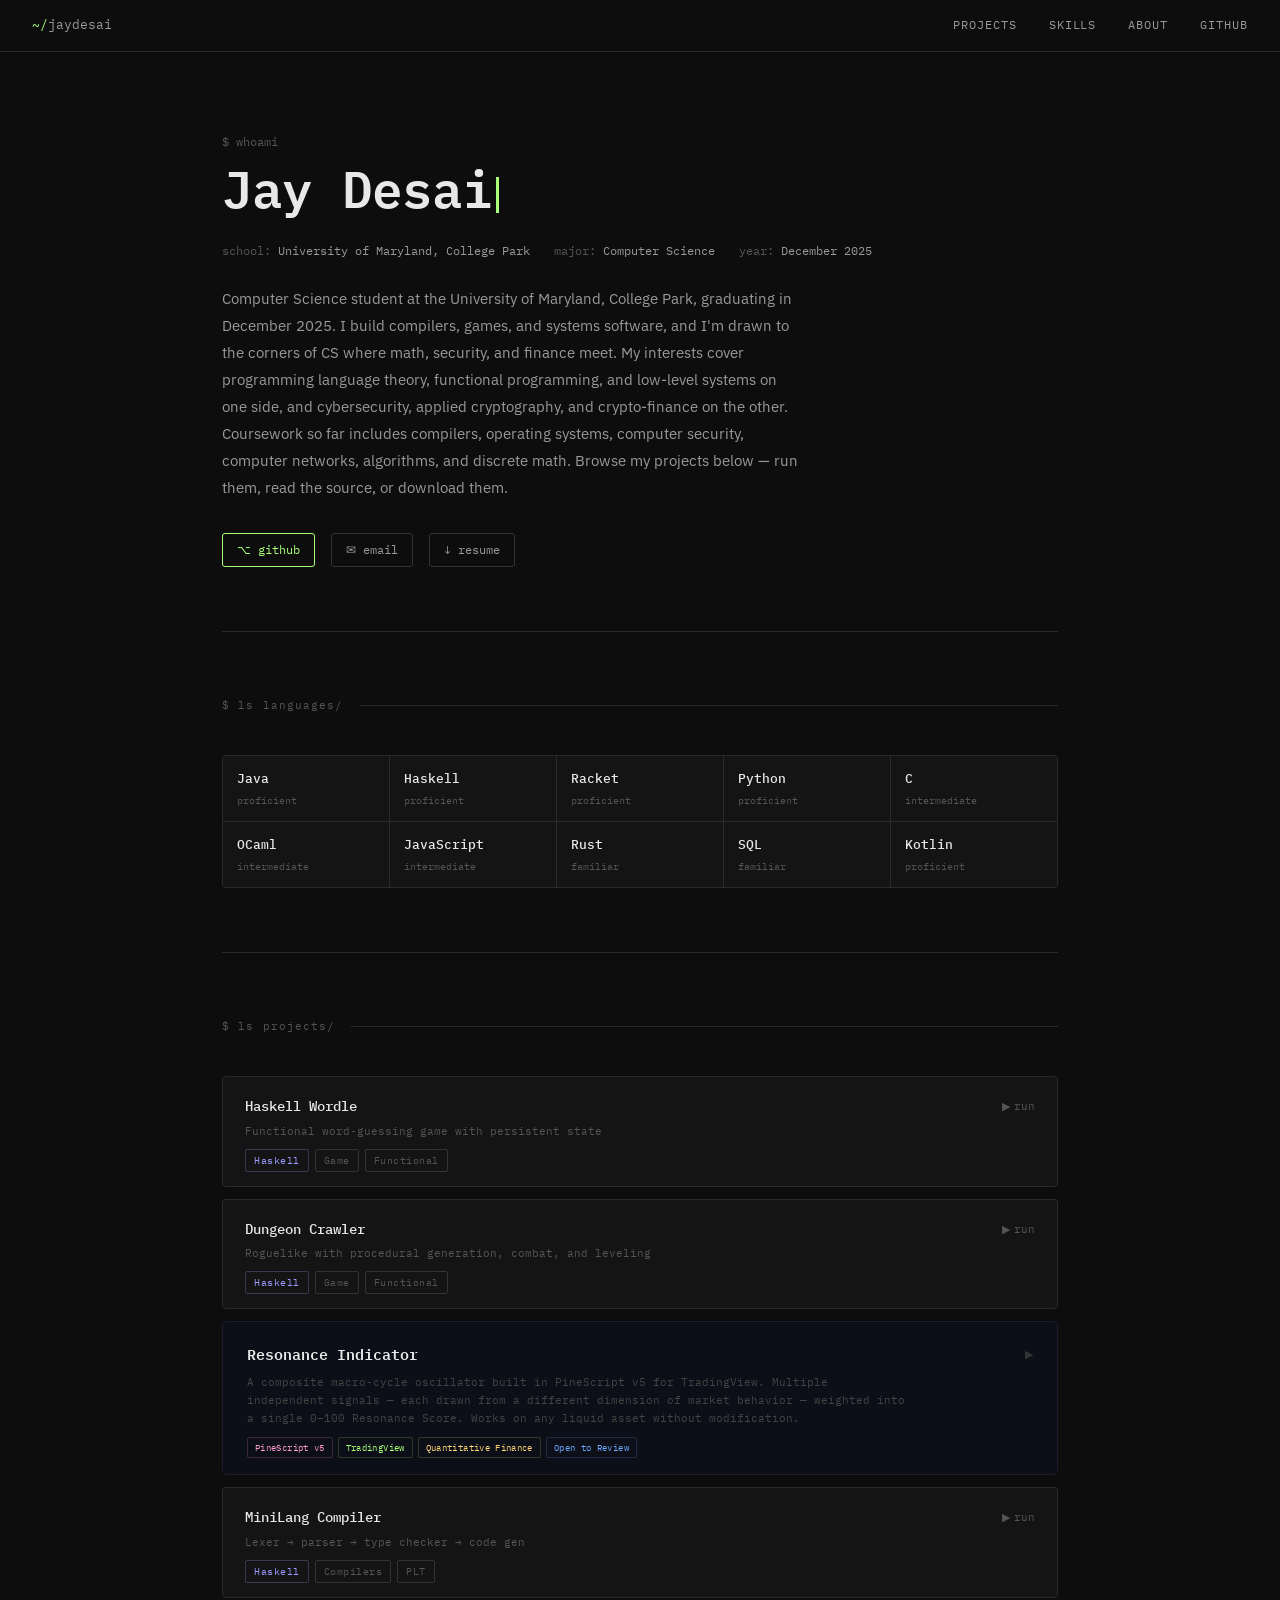
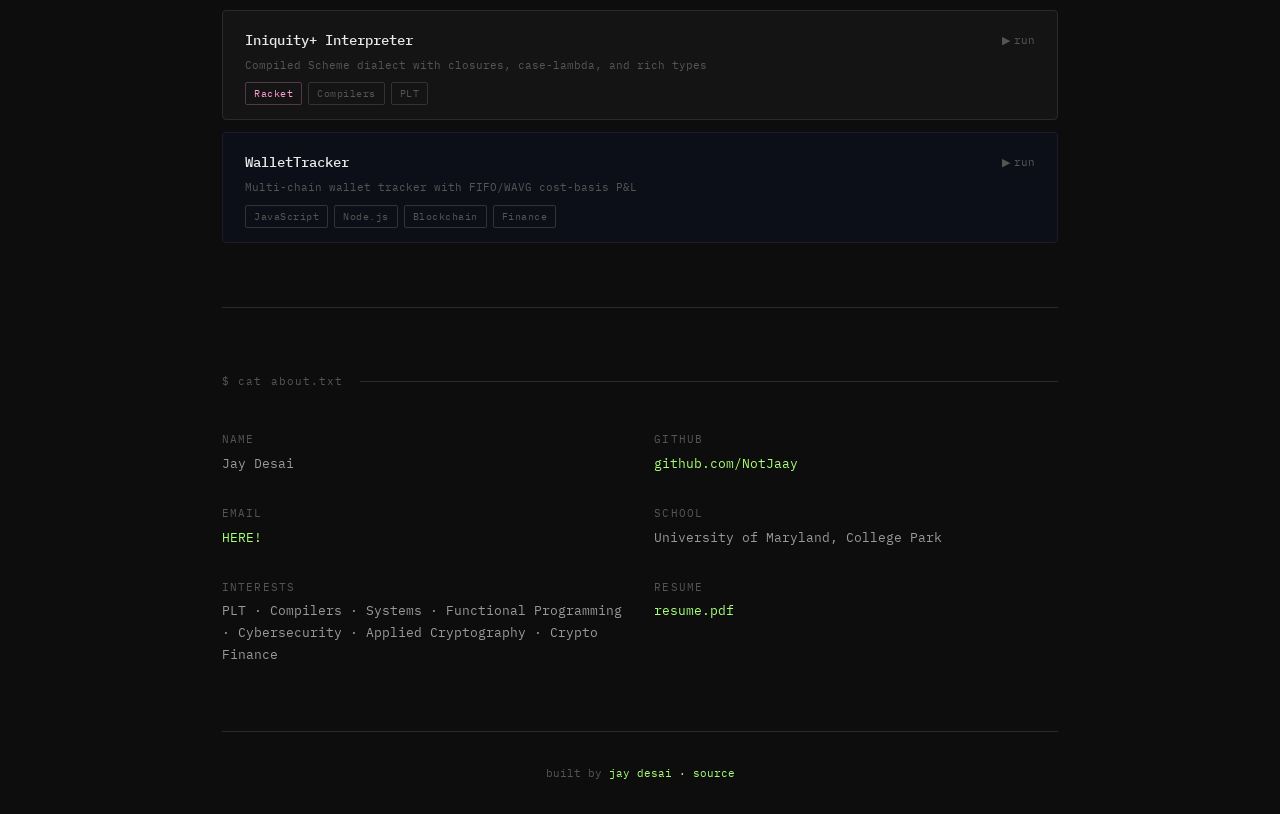
<file: index.html>
<!DOCTYPE html>
<html lang="en">
<head>
  <meta charset="UTF-8">
  <meta name="viewport" content="width=device-width, initial-scale=1.0">
  <title>Jay Desai — Portfolio</title>
  <link href="https://fonts.googleapis.com/css2?family=IBM+Plex+Mono:wght@400;500;600&family=IBM+Plex+Sans:wght@400;500&display=swap" rel="stylesheet">
  <link rel="stylesheet" href="style.css?v=3">
  <link rel="icon" type="image/x-icon" href="./assets/favicon.ico">
</head>
<body>

  <!-- NAV -->
  <nav>
    <div class="nav-logo"><span>~/</span>jaydesai</div>
    <div class="nav-links">
      <a href="#projects">projects</a>
      <a href="#skills">skills</a>
      <a href="#about">about</a>
      <a href="https://github.com/NotJaay" target="_blank">github</a>
    </div>
  </nav>

  <div class="container">

    <!-- HERO  -->
    <section class="hero">
      <div class="prompt">$ whoami</div>
      <h1>Jay Desai<span class="cursor"></span></h1>
      <div class="meta">
        <span><span class="dim">school:</span> University of Maryland, College Park</span>
        <span><span class="dim">major:</span> Computer Science</span>
        <span><span class="dim">year:</span> December 2025</span>
      </div>
      <p class="bio">
        Computer Science student at the University of Maryland, College Park,
        graduating in December 2025. I build compilers, games, and systems software,
        and I'm drawn to the corners of CS where math, security, and finance meet.
        My interests cover programming language theory, functional programming,
        and low-level systems on one side, and cybersecurity, applied cryptography,
        and crypto-finance on the other. Coursework so far includes compilers,
        operating systems, computer security, computer networks, algorithms,
        and discrete math. Browse my projects below — run them, read the source,
        or download them.
      </p>
      <div class="hero-links">
        <a href="https://github.com/NotJaay" target="_blank" class="btn green">⌥ github</a>
        <a href="/cdn-cgi/l/email-protection#83e9e2fac3e6fbe2eef3efe6ade0ecee" class="btn">✉ email</a>
        <a href="resume.pdf" class="btn">↓ resume</a>
      </div>
    </section>

    <!-- SKILLS -->
    <section class="section" id="skills">
      <div class="section-header">
        <span class="dim">$ ls languages/</span>
        <div class="line"></div>
      </div>
      <div class="skills-grid">
        <div class="skill"><strong>Java</strong><span>proficient</span></div>
        <div class="skill"><strong>Haskell</strong><span>proficient</span></div>
        <div class="skill"><strong>Racket</strong><span>proficient</span></div>
        <div class="skill"><strong>Python</strong><span>proficient</span></div>
        <div class="skill"><strong>C</strong><span>intermediate</span></div>
        <div class="skill"><strong>OCaml</strong><span>intermediate</span></div>
        <div class="skill"><strong>JavaScript</strong><span>intermediate</span></div>
        <div class="skill"><strong>Rust</strong><span>familiar</span></div>
        <div class="skill"><strong>SQL</strong><span>familiar</span></div>
        <div class="skill"><strong>Kotlin</strong><span>proficient</span></div>
      </div>
    </section>

    <!-- PROJECTS
         How to add / remove projects:
         Each project is one <div class="project-card"> block below.
         The data-project attribute links the card to backend/projects/<name>/
         That's the only connection between frontend and backend.

         Tag colors (add class to <span class="tag">):
           java | haskell | racket | python | c | ocaml | js | rust | cpp | go | kotlin
    -->
    <section class="section" id="projects">
      <div class="section-header">
        <span class="dim">$ ls projects/</span>
        <div class="line"></div>
      </div>
      <div class="projects-list">

        <!-- Project 1 — Haskell Wordle  (backend/projects/wordle) -->
        <div class="project-card" data-project="wordle">
          <div class="project-header" onclick="toggle(this)">
            <div>
              <div class="project-title">Haskell Wordle</div>
              <div class="project-sub">Functional word-guessing game with persistent state</div>
              <div class="tags">
                <span class="tag haskell">Haskell</span>
                <span class="tag">Game</span>
                <span class="tag">Functional</span>
              </div>
            </div>
            <div class="toggle-label"><span class="arrow">▶</span> run</div>
          </div>

          <div class="runner">
            <div class="tabs">
              <div class="tab active" onclick="switchTab(this, 'run')">▷ run</div>
              <div class="tab" onclick="switchTab(this, 'source')">{ } source</div>
              <div class="tab" onclick="switchTab(this, 'readme')">readme</div>
            </div>

            <div class="panel active" data-panel="run">
              <div class="terminal">
                <div class="t-out">
                  <span class="t-green">Haskell Wordle</span>
                  <span class="t-dim">Coded in Haskell. One daily 5-letter target, six guesses, persistent board state.</span>
                  <span class="t-dim">After each guess: ✓ correct spot  ○ wrong spot  · not in word.</span>
                  <span class="t-dim">Type a 5-letter word to guess. Use show for the board, reset for a fresh word, help for rules.</span>
                </div>
                <div class="t-input">
                  <span class="t-prompt"><img src="./assets/sharingan.png" width="16" height="16" alt="prompt" style="margin-top:5px;"></span>
                  <input type="text" placeholder="comet" style="font-size:13px; margin-top:-2.5px;" onkeydown="if(event.key==='Enter') run(this)">
                  <button onclick="run(this)">run ↵</button>
                </div>
              </div>
            </div>

            <div class="panel" data-panel="source">
              <div class="code-viewer">
                <div class="src-filelist"><span class="t-dim">click to load</span></div>
                <pre class="src-code">// select a file to view</pre>
              </div>
            </div>

            <div class="panel" data-panel="readme">
              <div class="info">
                <p>A complete Wordle clone written in pure Haskell using only the
                   base and time libraries — no external packages, no Stack, no
                   Cabal project. The whole game lives in a single file that
                   compiles directly with <code>ghc</code>.</p>
                <p>Each request reads a 5-letter guess from stdin, checks it
                   against the daily target word, updates the saved game state
                   on disk, and prints a colorized result line. The target word
                   rotates daily based on the current date, so the same word
                   stays in play for everyone all day, just like the real
                   Wordle. Game state (target plus guesses so far) is persisted
                   to <code>game.txt</code> between requests, so the portfolio
                   terminal can play a full six-guess game across many separate
                   HTTP calls.</p>
                <p>The interesting part is the two-pass guess scoring algorithm.
                   A naive implementation gets letter duplicates wrong: if the
                   target is <code>ALLEY</code> and you guess <code>LULLS</code>,
                   only one of the two L's in your guess should turn yellow.
                   The two-pass algorithm marks exact matches first, then
                   processes the remaining letters against a multiset of
                   unmatched target letters:</p>
<pre>checkGuess :: String -> String -> [(Char, Mark)]
checkGuess target guess = zip guess marks
  where
    -- Pass 1: mark exact position matches
    exactMatches = zipWith
      (\t g -> if t == g then Correct else NotInWord)
      target guess

    -- Letters in the target that weren't already exact-matched
    remaining = [ t | (t, m) &lt;- zip target exactMatches
                    , m /= Correct ]

    -- Pass 2: for each non-Correct letter, check the remaining pool
    marks = snd $ foldl step (remaining, []) (zip guess exactMatches)

    step (pool, acc) (g, Correct) = (pool, acc ++ [Correct])
    step (pool, acc) (g, _)
      | g `elem` pool = (delete g pool, acc ++ [WrongPos])
      | otherwise     = (pool,          acc ++ [NotInWord])</pre>
                <p>Demonstrates: algebraic data types, pattern matching, pure
                   functions, IO separation, and Haskell's <code>Data.Time</code>
                   for the daily-word rotation.</p>
                <a href="https://github.com/NotJaay" target="_blank" class="btn">↗ github</a>
              </div>
            </div>
          </div>
        </div>

        <!-- Project 2 — Dungeon Crawler  (backend/projects/dungeon) -->
        <div class="project-card" data-project="dungeon">
          <div class="project-header" onclick="toggle(this)">
            <div>
              <div class="project-title">Dungeon Crawler</div>
              <div class="project-sub">Roguelike with procedural generation, combat, and leveling</div>
              <div class="tags">
                <span class="tag haskell">Haskell</span>
                <span class="tag">Game</span>
                <span class="tag">Functional</span>
              </div>
            </div>
            <div class="toggle-label"><span class="arrow">▶</span> run</div>
          </div>

          <div class="runner">
            <div class="tabs">
              <div class="tab active" onclick="switchTab(this, 'run')">▷ run</div>
              <div class="tab" onclick="switchTab(this, 'source')">{ } source</div>
              <div class="tab" onclick="switchTab(this, 'readme')">readme</div>
            </div>

            <div class="panel active" data-panel="run">
              <div class="terminal">
                <div class="t-out">
                  <span class="t-green">Dungeon Crawler</span>
                  <span class="t-dim">Coded in Haskell. Navigate 5 floors, fight monsters, and escape alive.</span>
                  <span class="t-dim">Commands: w/a/s/d | look | map | stats | inventory | reset | help</span>
                </div>
                <div class="t-input">
                  <span class="t-prompt"><img src="./assets/mangekyou.GIF" width="16" height="16" alt="prompt" style="margin-top:5px;"></span>
                  <input type="text" placeholder="map" style="font-size:13px; margin-top:-2.5px;" onkeydown="if(event.key==='Enter') run(this)">
                  <button onclick="run(this)">run ↵</button>
                </div>
              </div>
            </div>

            <div class="panel" data-panel="source">
              <div class="code-viewer">
                <div class="src-filelist"><span class="t-dim">click to load</span></div>
                <pre class="src-code">// select a file to view</pre>
              </div>
            </div>

            <div class="panel" data-panel="readme">
              <div class="info">
                <p>A turn-based roguelike written entirely in Haskell with no
                   external libraries beyond base and time. Five procedurally
                   generated floors of increasing difficulty, each with monsters,
                   gold, health potions, and a stairway down to the next level.
                   Reach the stairs on Floor 5 to escape.</p>
                <p>Every floor is generated deterministically from a seed plus
                   the floor number using a hand-rolled hash function, so the
                   same dungeon can be reproduced exactly without pulling in the
                   <code>random</code> package. Walls, gold, and potions are
                   placed by hashing each (x, y, floor) triple and checking
                   modular conditions, so the layout looks random but stays
                   consistent across reloads.</p>
                <p>Combat is turn-based: walking into a monster attacks it, and
                   the monster strikes back if it survives. Every three kills
                   the player levels up — attack goes up, max HP goes up, and
                   they heal. Monster types and stats scale per floor, so by
                   the time you face the dragons and demons on Floor 5 you need
                   to have leveled up earlier.</p>
                <p>The whole game state — seed, position, HP, ATK, gold, level,
                   kills, the current map, and every living monster — is
                   serialized to a single text file between requests, which
                   lets the portfolio terminal play a multi-turn game across
                   stateless HTTP calls.</p>
<pre>-- Move the player. If a monster blocks the way, fight it.
movePlayer :: Dir -> Game -> (Game, String)
movePlayer dir game =
  let (dx, dy) = dirDelta dir
      nx = gPX game + dx
      ny = gPY game + dy
  in case monsterAt (gMonsters game) nx ny of
       Just m  -> combat   game m
       Nothing -> enterCell game nx ny</pre>
                <p>Demonstrates: state encoding/decoding, pure procedural
                   generation, algebraic data types for tiles and directions,
                   and writing a non-trivial program in Haskell with zero
                   third-party dependencies.</p>
                <a href="https://github.com/NotJaay" target="_blank" class="btn">↗ github</a>
              </div>
            </div>
          </div>
        </div>

        <!-- Project 3 — Resonance Indicator -->
        <div class="cj" id="cj">
          <div class="cj-hdr" onclick="toggleCard()">
            <div style="flex:1">
              <div class="cj-title">Resonance Indicator</div>
              <div class="cj-sub">A composite macro-cycle oscillator built in PineScript v5 for TradingView. Multiple independent signals — each drawn from a different dimension of market behavior — weighted into a single 0–100 Resonance Score. Works on any liquid asset without modification.</div>
              <div class="cj-tags">
                <span class="cj-tag" style="border-color:#ff9bd030;color:#ff9bd0">PineScript v5</span>
                <span class="cj-tag" style="border-color:#a8ff7830;color:#a8ff78">TradingView</span>
                <span class="cj-tag" style="border-color:#ffd87830;color:#ffd878">Quantitative Finance</span>
                <span class="cj-tag" style="border-color:#6baaff30;color:#6baaff">Open to Review</span>
              </div>
            </div>
            <div class="cj-arrow">▶</div>
          </div>

          <!-- RUNNER -->
          <div class="cj-runner">
            <div class="cj-tabs">
              <div class="cj-tab active" id="t-ind"   onclick="showTab('ind')">◈ indicator</div>
              <div class="cj-tab" id="t-comp"  onclick="showTab('comp')">⊞ components</div>
              <div class="cj-tab" id="t-res"   onclick="showTab('res')">◉ snapshot</div>
              <div class="cj-tab" id="t-about" onclick="showTab('about')">⊙ about</div>
            </div>

            <!-- ═══ INDICATOR ═══ -->
            <div class="cj-panel active" id="p-ind">

              <!-- Toolbar -->
              <div class="ind-bar">
                <div class="asset-row" id="asset-row"></div>
                <span class="sep">·</span>
                <div class="tf-row">
                  <button class="tbt" data-tf="D"  onclick="setTf('D')">D</button>
                  <button class="tbt" data-tf="5D" onclick="setTf('5D')">5D</button>
                  <button class="tbt act" data-tf="1W" onclick="setTf('1W')">1W</button>
                </div>
                <span class="sep">·</span>
                <button class="icon-btn" id="edit-tog" onclick="toggleEdit()">⚙ Edit</button>
                <button class="icon-btn" onclick="replayAnim()">↺ Replay</button>
                <button class="icon-btn" id="cj-resetvp" onclick="resetViewport()" style="display:none;color:#6baaff;border-color:#6baaff44">↺ Reset</button>
                <span id="cj-live" style="font-size:9px;color:#444;border:1px solid #1c1c2c;padding:2px 7px;border-radius:2px;letter-spacing:.06em">~ SIMULATED</span>
                <a class="try-link" href="https://www.tradingview.com" target="_blank">▶ Try on TradingView</a>
              </div>

              <!-- Edit panel -->
              <div class="edit-panel" id="edit-panel">
                <div class="edit-sect">
                  <h4>Overlays</h4>
                  <div class="edit-row"><input type="checkbox" class="edit-chk" id="tog-zones" checked onchange="redraw()"><span class="edit-name">Zone backgrounds</span></div>
                  <div class="edit-row"><input type="checkbox" class="edit-chk" id="tog-markers" checked onchange="redraw()"><span class="edit-name">Signal markers (▲▼◆)</span></div>
                  <div class="edit-row"><input type="checkbox" class="edit-chk" id="tog-vol" checked onchange="redraw()"><span class="edit-name">Volume bars</span></div>
                  <div class="edit-row"><input type="checkbox" class="edit-chk" id="tog-comp-lines" checked onchange="redraw()"><span class="edit-name">Secondary lines</span></div>
                  <div class="edit-row"><input type="checkbox" class="edit-chk" id="tog-macd-hist" onchange="redraw()"><span class="edit-name" style="color:#2196F3">MACD histogram</span></div>
                  <div class="edit-row"><input type="checkbox" class="edit-chk" id="tog-mas" checked onchange="redraw()"><span class="edit-name">Moving averages</span></div>
                </div>
                <div class="edit-sect">
                  <h4>Signal Lines</h4>
                  <div id="comp-toggles"></div>
                </div>
              </div>

              <!-- Price chart -->
              <div class="chart-wrap" id="px-wrap" style="position:relative;cursor:crosshair">
                <canvas class="px-canvas" id="px-c"></canvas>
                <div class="cj-chtip" id="px-tip" style="display:none"></div>
              </div>

              <!-- Oscillator chart -->
              <div class="chart-wrap" id="osc-wrap" style="position:relative;cursor:crosshair">
                <canvas class="osc-canvas" id="osc-c"></canvas>
                <div class="cj-chtip" id="osc-tip" style="display:none"></div>
              </div>

              <!-- Date axis -->
              <div class="date-axis" id="date-axis"></div>

              <!-- Legend -->
              <div class="cj-legend">
                <div class="leg"><div class="leg-ln" style="width:20px;height:2.5px;background:#e2e8f0"></div><span>Resonance Score</span></div>
                <div class="leg"><div class="leg-ln" style="width:20px;height:1px;background:#00BCD4;margin-top:1px"></div><span>Ref 80/100</span></div>
                <div class="leg"><div class="leg-ln" style="width:20px;height:1px;background:#9C27B0;margin-top:1px"></div><span>Ref 0/20</span></div>
                <div class="leg"><span class="leg-sym" style="color:#22C55E">▲</span><span>Buy zone entry</span></div>
                <div class="leg"><span class="leg-sym" style="color:#4ADE80">◆</span><span>Lifetime buy (&lt;10)</span></div>
                <div class="leg"><span class="leg-sym" style="color:#EF4444">▼</span><span>Sell zone entry</span></div>
                <div class="leg"><span class="leg-sym" style="color:#EC4899">◆</span><span>Lifetime sell (&gt;90)</span></div>
                <div class="leg"><div class="leg-dot" style="background:#26A69A"></div><span>Up candle</span></div>
                <div class="leg"><div class="leg-dot" style="background:#EF5350"></div><span>Down candle</span></div>
              </div>

              <!-- Score strip -->
              <div class="score-strip">
                <div>
                  <div class="s-big" id="s-val">—</div>
                  <div class="s-meta">Resonance Score · <span id="s-asset">SPY</span> · <span id="s-tf">1W</span></div>
                </div>
                <div class="s-dir" id="s-dir"></div>
                <div class="s-zone" id="s-zone"></div>
                <div class="s-desc" id="s-desc"></div>
              </div>

              <!-- Zone explanations -->
              <div class="zone-strip">
                <div class="zs-cell">
                  <div class="zs-range" style="color:#4ADE80">0 – 10</div>
                  <div class="zs-name" style="color:#4ADE8099">Lifetime Buy</div>
                  <div class="zs-desc">Once-per-cycle extreme undervaluation. 8+ signals simultaneously at historic lows.</div>
                </div>
                <div class="zs-cell">
                  <div class="zs-range" style="color:#22C55E">10 – 20</div>
                  <div class="zs-name" style="color:#22C55E99">Buy Zone</div>
                  <div class="zs-desc">Significant undervaluation. Multiple signals in extreme territory simultaneously.</div>
                </div>
                <div class="zs-cell">
                  <div class="zs-range" style="color:#555">20 – 80</div>
                  <div class="zs-name" style="color:#33333399">Neutral</div>
                  <div class="zs-desc">No extreme reading. Signals are mixed or moderate. Not an actionable zone.</div>
                </div>
                <div class="zs-cell">
                  <div class="zs-range" style="color:#FB923C">80 – 90</div>
                  <div class="zs-name" style="color:#FB923C99">Sell Zone</div>
                  <div class="zs-desc">Significant overvaluation. Multiple signals in overbought territory simultaneously.</div>
                </div>
                <div class="zs-cell">
                  <div class="zs-range" style="color:#EC4899">90 – 100</div>
                  <div class="zs-name" style="color:#EC489999">Lifetime Sell</div>
                  <div class="zs-desc">Peak-cycle extreme overvaluation. Historically coincides with generational tops.</div>
                </div>
              </div>

            </div>

            <!-- ═══ COMPONENTS ═══ -->
            <div class="cj-panel" id="p-comp">
              <div class="comp-hdr">6 core signals — the primary structural drivers of the Resonance composite</div>
              <div class="comp-grid" id="comp-grid"></div>
            </div>

            <!-- ═══ SNAPSHOT ═══ -->
            <div class="cj-panel" id="p-res">
              <div id="snapshot-root"></div>
            </div>

            <!-- ═══ ABOUT ═══ -->
            <div class="cj-panel" id="p-about">
              <div class="about-wrap">
                <div class="about-blk">
                  <h3>What it is</h3>
                  <p>Resonance is a composite sub-pane oscillator for TradingView, written in PineScript v5. It aggregates <strong>multiple independent technical signals</strong> — each drawn from a different dimension of market behavior — into a single normalized 0–100 score called the Resonance Score.</p>
                  <p>The signals draw from fundamentally different dimensions of market behavior — momentum, trend structure, volume, volatility, and divergence. Each is independently normalized against the asset's own history — then combined via a weighted composite with a confluence multiplier.</p>
                  <p>A score near <span class="hl">0–20</span> indicates simultaneous extreme undervaluation across multiple dimensions. A score near <span class="sl">80–100</span> indicates simultaneous extreme overvaluation. The composite is meaningfully strongest at the extremes.</p>
                </div>
                <div class="about-blk">
                  <h3>The confluence mechanism</h3>
                  <p>The Resonance Score is not just a weighted average. It includes a <strong>confluence multiplier</strong>: when 3 or more signals simultaneously reach extreme territory, the composite is pushed further toward that extreme — amplifying the signal when agreement is highest.</p>
                  <p>At 5+ signals in agreement, the boost is 32% toward the extreme. This is why a Resonance Score of 12 is meaningfully different from a score of 18 — both are in the buy zone, but a score of 12 requires most indicators to simultaneously be at historic lows, which is far rarer.</p>
                  <p>This mechanism is also why the indicator rarely gives false signals at extreme levels. A score of 85 requires <span class="wb">broad consensus across fundamentally different signal types</span>, not just one overextended oscillator.</p>
                </div>
                <div class="about-blk">
                  <h3>Signal architecture</h3>
                  <p>Resonance draws from six primary structural dimensions: <strong>price momentum</strong>, <strong>trend structure</strong> (MA alignment and deviation from long-term mean), <strong>volume pressure</strong>, <strong>directional momentum</strong>, and <strong>divergence</strong>. Each signal is independently normalized against the asset's own history before entering the composite.</p>
                  <p>The normalization method differs per signal type — oscillators use raw values, histogram-based signals are normalized against their historical extremes, and structure signals use step or deviation scaling. The composite includes a <strong>confluence multiplier</strong> that amplifies readings when multiple signals simultaneously agree at extremes.</p>
                  <p>The specific weights, combination logic, and all implementation details are proprietary and kept server-side. Source code is not publicly distributed.</p>
                </div>
                <div class="about-blk">
                  <h3>Self-calibration across assets</h3>
                  <p>Every component normalizes against the asset's own history — not a fixed scale. RSI deviations are measured relative to that asset's RSI extremes. MA Deviation is normalized against the furthest the asset has ever stretched from its 200 MA.</p>
                  <p>This means the <span class="wb">same thresholds</span> — buy below 20, sell above 80 — apply to SPY, BTC, GLD, or any liquid asset. The indicator self-calibrates. There's no manual tuning required per asset.</p>
                  <p>Timeframe recommendation: <strong>Weekly (1W)</strong> for macro positioning, daily for orientation. The weekly view filters short-term noise and focuses on structural cycle extremes. The edge lives on the weekly.</p>
                  <p>Resonance answers one question: <span class="wb">where are you in the cycle?</span> Not when to trade — where you are. Combined with price context and your own analysis, that question has meaningful value.</p>
                </div>
              </div>
              <div class="pvt-row">
                <div class="pvt-t">
                  <strong>⊘ Source code is private</strong>
                  <span>Open to independent review, audit, and verification of methodology.</span>
                </div>
                <a href="mailto:notjaydesai@gmail.com?subject=Resonance%20Review%20Request" class="req-btn">✉ Request Access</a>
              </div>
            </div>

          </div>
        </div>

<script src="resonance-indicator.js?v=5"></script>


                <!-- Project 4 — MiniLang Compiler  (backend/projects/compiler) -->
        <div class="project-card" data-project="compiler">
          <div class="project-header" onclick="toggle(this)">
            <div>
              <div class="project-title">MiniLang Compiler</div>
              <div class="project-sub">Lexer → parser → type checker → code gen</div>
              <div class="tags">
                <span class="tag haskell">Haskell</span>
                <span class="tag">Compilers</span>
                <span class="tag">PLT</span>
              </div>
            </div>
            <div class="toggle-label"><span class="arrow">▶</span> run</div>
          </div>

          <div class="runner">
            <div class="tabs">
              <div class="tab active" onclick="switchTab(this, 'run')">▷ run</div>
              <div class="tab" onclick="switchTab(this, 'source')">{ } source</div>
              <div class="tab" onclick="switchTab(this, 'readme')">readme</div>
            </div>

            <div class="panel active" data-panel="run">
              <div class="terminal">
                <div class="t-out">
                  <span class="t-green">MiniLang v1.0</span>
                  <span class="t-dim">Try: let x = 5 in x * x</span>
                  <span class="t-dim">Supports: let, if/then/else, lambdas, arithmetic</span>
                </div>
                <div class="t-input">
                  <span class="t-prompt"><img src="./assets/ems.png" width="16" height="16" alt="prompt" style="margin-top:5px;"></span>
                  <input type="text" placeholder="let x = 10 in x + x" style="font-size:12px; margin-top:-2.5px;" onkeydown="if(event.key==='Enter') run(this)">
                  <button onclick="run(this)">run ↵</button>
                </div>
              </div>
            </div>

            <div class="panel" data-panel="source">
              <div class="code-viewer">
                <div class="src-filelist"><span class="t-dim">click to load</span></div>
                <pre class="src-code">// select a file to view</pre>
              </div>
            </div>

            <div class="panel" data-panel="readme">
              <div class="info">
                <p>A complete compiler pipeline for MiniLang, a small ML-style
                   functional language with first-class functions, lexical
                   scoping, and Hindley-Milner type inference. The compiler
                   walks the classic four-phase pipeline: lexer produces
                   tokens, parser builds an AST, the type checker infers and
                   verifies every expression's type before any code runs, and
                   the evaluator interprets the typed AST.</p>
                <p>Built from scratch in Haskell using Parsec for parsing.
                   Supports <code>let</code> bindings, <code>if/then/else</code>,
                   anonymous functions (<code>\x -&gt; ...</code>), function
                   application, integer arithmetic, and recursive definitions.
                   Type errors are caught and reported before evaluation, so a
                   program like <code>1 + true</code> never gets the chance to
                   run.</p>
<pre>let fact = \n -> if n == 0 then 1
                 else n * fact (n - 1)
in fact 10
-- => 3628800 : Int</pre>
                <p>Originally built for CMSC 430 (Design of Programming
                   Languages) at UMD. Demonstrates compiler construction,
                   parser combinators, type inference algorithms, and AST
                   interpretation in a functional language.</p>
                <a href="https://github.com/NotJaay/minilang" target="_blank" class="btn">↗ github</a>
              </div>
            </div>
          </div>
        </div>

        <!-- Project 5 — Iniquity+ Interpreter  (backend/projects/scheme) -->
        <div class="project-card" data-project="scheme">
          <div class="project-header" onclick="toggle(this)">
            <div>
              <div class="project-title">Iniquity+ Interpreter</div>
              <div class="project-sub">Compiled Scheme dialect with closures, case-lambda, and rich types</div>
              <div class="tags">
                <span class="tag racket">Racket</span>
                <span class="tag">Compilers</span>
                <span class="tag">PLT</span>
              </div>
            </div>
            <div class="toggle-label"><span class="arrow">▶</span> run</div>
          </div>

          <div class="runner">
            <div class="tabs">
              <div class="tab active" onclick="switchTab(this, 'run')">▷ run</div>
              <div class="tab" onclick="switchTab(this, 'source')">{ } source</div>
              <div class="tab" onclick="switchTab(this, 'readme')">readme</div>
            </div>

            <div class="panel active" data-panel="run">
              <div class="terminal">
                <div class="t-out">
                  <span class="t-blue">Iniquity+ v1.0</span>
                  <span class="t-dim">Try: (define (fact n) (if (= n 0) 1 (* n (fact (- n 1)))))</span>
                  <span class="t-dim">Then: (fact 10)</span>
                </div>
                <div class="t-input">
                  <span class="t-prompt"><img src="./assets/Rinnegan.PNG" width="16" height="16" alt="prompt" style="margin-top:5px;"></span>
                  <input type="text" placeholder="(+ 1 2)" style="font-size:12px; margin-top:-2.5px;" onkeydown="if(event.key==='Enter') run(this)">
                  <button onclick="run(this)">run ↵</button>
                </div>
              </div>
            </div>

            <div class="panel" data-panel="source">
              <div class="code-viewer">
                <div class="src-filelist"><span class="t-dim">click to load</span></div>
                <pre class="src-code">// select a file to view</pre>
              </div>
            </div>

            <div class="panel" data-panel="readme">
              <div class="info">
                <p>Iniquity+ is a Scheme-like programming language implemented
                   in Racket. It supports first-class functions, lexical
                   closures, variadic functions via <code>case-lambda</code>,
                   rest arguments, <code>apply</code>, and a richer type system
                   than the original Iniquity dialect from Marc-André Langlois's
                   compilers course.</p>
                <p>Built incrementally over a semester as part of CMSC 430 at
                   UMD, starting from a tiny arithmetic-only language and
                   growing through let bindings, conditionals, functions,
                   closures, vectors, and pattern-matched lambdas. The
                   interpreter is written in Racket and demonstrates how
                   traditional functional language features can be implemented
                   from the ground up.</p>
<pre>(define (fact n)
  (if (= n 0)
      1
      (* n (fact (- n 1)))))

(fact 10)
;; => 3628800</pre>
                <p style="margin-top:10px"><em>Source for this one is private —
                   try the live interpreter above.</em></p>
              </div>
            </div>
          </div>
        </div>

        <!-- Project 6 — Wallet Tracker -->
        <div class="project-card wallet-card" data-project="cryptocheck">
          <div class="project-header" onclick="toggle(this)">
            <div>
              <div class="project-title">WalletTracker</div>
              <div class="project-sub">Multi-chain wallet tracker with FIFO/WAVG cost-basis P&amp;L</div>
              <div class="tags">
                <span class="tag">JavaScript</span>
                <span class="tag">Node.js</span>
                <span class="tag">Blockchain</span>
                <span class="tag">Finance</span>
              </div>
            </div>
            <div class="toggle-label"><span class="arrow">▶</span> run</div>
          </div>

          <div class="runner">
            <div class="tabs">
              <div class="tab active" onclick="switchTab(this, 'run')">▷ run</div>
              <div class="tab" onclick="switchTab(this, 'source')">{ } source</div>
              <div class="tab" onclick="switchTab(this, 'readme')">readme</div>
            </div>

            <div class="panel active" data-panel="run">
              <div id="cc-container" style="padding:14px;background:linear-gradient(180deg,#0d0f18,#06070e);border:1px solid #1c1c2c;font-family:'Inter',-apple-system,sans-serif;font-size:12px;color:#edfdf7;min-height:250px">
                <div style="display:flex;justify-content:space-between;gap:12px;align-items:flex-start;margin-bottom:12px;flex-wrap:wrap">
                  <div>
                    <div style="font-size:13px;font-weight:700;color:#edfdf7">WalletTracker quick scan</div>
                    <div style="font-size:10px;color:#638277;margin-top:2px">Preview balances, cash flow, cost basis, and P&amp;L before opening the full dashboard.</div>
                  </div>
                  <a href="./crypto-check/index.html" target="_blank"
                    style="color:#7db7ff;font-size:11px;text-decoration:none;font-weight:600;white-space:nowrap">
                    Open dashboard ↗
                  </a>
                </div>
                <div style="display:flex;gap:8px;align-items:center;margin-bottom:12px;flex-wrap:wrap">
                  <input id="cc-addr" type="text" placeholder="Paste wallet address (BTC, ETH, SOL, ADA…)"
                    style="background:#030706;border:1px solid #28564b;border-radius:6px;padding:7px 11px;
                    color:#edfdf7;font-family:'JetBrains Mono',monospace;font-size:10px;flex:1;min-width:220px;outline:none"
                    onkeydown="if(event.key==='Enter')ccLookup()">
                  <div id="cc-evm-pick" style="display:none;gap:3px;align-items:center">
                    <button class="cc-echain active" data-ec="eth" onclick="ccPickChain(this)"
                      style="padding:4px 8px;border-radius:5px;border:1px solid #6c8ef7;background:#6c8ef720;color:#6c8ef7;font-size:10px;font-weight:600;cursor:pointer;font-family:inherit">ETH</button>
                    <button class="cc-echain" data-ec="base" onclick="ccPickChain(this)"
                      style="padding:4px 8px;border-radius:5px;border:1px solid #1f2133;background:none;color:#6b7094;font-size:10px;font-weight:600;cursor:pointer;font-family:inherit">BASE</button>
                    <button class="cc-echain" data-ec="bnb" onclick="ccPickChain(this)"
                      style="padding:4px 8px;border-radius:5px;border:1px solid #1f2133;background:none;color:#6b7094;font-size:10px;font-weight:600;cursor:pointer;font-family:inherit">BNB</button>
                  </div>
                  <button onclick="ccLookup()"
                    style="padding:7px 14px;background:#4f91ff;border:none;border-radius:6px;color:#fff;font-size:12px;font-weight:600;cursor:pointer;font-family:inherit;white-space:nowrap">Look up</button>
                </div>
                <div id="cc-status" style="color:#a9c8bd;font-size:11px;line-height:1.6">
                  Supports BTC · ETH · BASE · BNB · SOL · ADA<br>
                  <span style="font-size:10px;color:#638277">Nothing is stored — results reset on refresh</span>
                </div>
                <div id="cc-results" style="display:none;margin-top:10px"></div>
                <div id="cc-open-link" style="display:none;margin-top:10px">
                  <a href="./crypto-check/index.html" target="_blank"
                    style="display:inline-flex;align-items:center;gap:6px;color:#7db7ff;font-size:11px;text-decoration:none;font-weight:700;border:1px solid #28564b;border-radius:6px;padding:7px 10px;background:#07100e">
                    Open this wallet in dashboard ↗
                  </a>
                </div>
              </div>
            </div>

            <div class="panel" data-panel="source">
              <div class="code-viewer">
                <div class="src-filelist"><span class="t-dim">click to load</span></div>
                <pre class="src-code">// select a file to view</pre>
              </div>
            </div>

            <div class="panel" data-panel="readme">
              <div class="info">
                <p>WalletTracker looks up any blockchain wallet across BTC, ETH, BASE, BNB, SOL,
                   and ADA. Paste an address and get full transaction history from genesis,
                   FIFO and weighted-average cost-basis accounting, realized and unrealized
                   P&amp;L, break-even prices, and capital flow totals.</p>
                <p>The backend fetches on-chain data and prices each transaction against
                   CoinGecko historical data server-side — API keys never leave the server.
                   All results are stateless and reset on every page load.</p>
                <p><strong>Unique features:</strong> dual cost-basis (FIFO + WAVG toggle),
                   per-lot visualization, "house money" metric, full inception scan,
                   multi-wallet aggregation (in full dashboard), CSV export.</p>
                <p><strong>Stack:</strong> Vanilla JS · Node.js/Express · Blockstream ·
                   Etherscan · Helius · Blockfrost · CoinGecko</p>
                <a href="https://github.com/NotJaay" target="_blank" class="btn">↗ github</a>
                <a href="./crypto-check/index.html" target="_blank" class="btn" style="margin-left:8px">↗ full dashboard</a>
              </div>
            </div>
          </div>
        </div>

        <!-- Future Reference: Copy any project block above to add more projects -->

      </div>
    </section>

    <!-- ABOUT -->
    <section class="section" id="about">
      <div class="section-header">
        <span class="dim">$ cat about.txt</span>
        <div class="line"></div>
      </div>
      <div class="about-grid">
        <div><div class="about-label">name</div><div class="about-val">Jay Desai</div></div>
        <div><div class="about-label">github</div><div class="about-val"><a href="https://github.com/NotJaay" target="_blank">github.com/NotJaay</a></div></div>
        <div><div class="about-label">email</div><div class="about-val"><a href="/cdn-cgi/l/email-protection#234d4c5749425a474650424a63444e424a4f0d404c4e">HERE!</a></div></div>
        <div><div class="about-label">school</div><div class="about-val">University of Maryland, College Park</div></div>
        <div><div class="about-label">interests</div><div class="about-val">PLT · Compilers · Systems · Functional Programming · Cybersecurity · Applied Cryptography · Crypto Finance</div></div>
        <div><div class="about-label">resume</div><div class="about-val"><a href="resume.pdf">resume.pdf</a></div></div>
      </div>
    </section>
  </div>

  <footer>built by <a>jay desai ·</a> <a href="https://github.com/NotJaay/" target="_blank">source</a></footer>
  <script src="script.js?v=7"></script>
</body>
</html>
</file>
<file: style.css>
/* 
   Organized: variables → base → nav → hero → buttons →
   sections → skills → projects → terminal → code viewer →
   info → about → footer → mobile
*/
   
/* VARIABLES */
:root {
  --bg:      #0d0d0d;
  --bg2:     #141414;
  --border:  #2a2a2a;
  --border2: #333;
  --text:    #e8e8e8;
  --text2:   #999;
  --dim:     #555;
  --accent:  #a8ff78;
  --red:     #ff6b6b;
  --blue:    #6baaff;
  --orange:  #ffa978;
  --mono: 'IBM Plex Mono', monospace;
  --sans: 'IBM Plex Sans', sans-serif;
}

/* BASE */
* { box-sizing: border-box; margin: 0; padding: 0; }

body {
  background: var(--bg); color: var(--text);
  font-family: var(--mono); font-size: 14px; line-height: 1.7;
}

a { color: var(--accent); text-decoration: none; }
a:hover { text-decoration: underline; }
.container { max-width: 900px; margin: 0 auto; padding: 0 2rem; }
.dim { color: var(--dim); }


/* NAV */
nav {
  position: sticky; top: 0; z-index: 100; height: 52px;
  background: var(--bg); border-bottom: 1px solid var(--border);
  padding: 0 2rem; display: flex; align-items: center; justify-content: space-between;
}
.nav-logo { font-size: 13px; color: var(--text2); }
.nav-logo span { color: var(--accent); }
.nav-links { display: flex; gap: 2rem; }
.nav-links a {
  color: var(--text2); font-size: 12px;
  letter-spacing: 0.08em; text-transform: uppercase;
}
.nav-links a:hover { color: var(--accent); text-decoration: none; }

/* HERO */
.hero { padding: 5rem 0 4rem; border-bottom: 1px solid var(--border); }
.prompt { font-size: 12px; color: var(--dim); margin-bottom: 0.5rem; }

h1 {
  font-size: clamp(2rem, 5vw, 3.2rem); font-weight: 600;
  letter-spacing: -0.02em; line-height: 1.1; margin-bottom: 1.5rem;
}

/* Blinking cursor after the name */
.cursor {
  display: inline-block; width: 3px; height: 0.7em;
  background: var(--accent); margin-left: 4.5px; vertical-align: middle;
  animation: blink 1s step-end infinite;
}
@keyframes blink { 50% { opacity: 0; } }

.meta {
  display: flex; flex-wrap: wrap; gap: 1.5rem;
  margin-bottom: 1.5rem; font-size: 12px; color: var(--text2);
}
.bio {
  font-family: var(--sans); font-size: 15px; color: var(--text2);
  max-width: 580px; line-height: 1.8; margin-bottom: 2rem;
}
.hero-links { display: flex; gap: 1rem; flex-wrap: wrap; }

/* BUTTONS */
.btn {
  display: inline-flex; align-items: center; gap: 6px;
  padding: 6px 14px; border: 1px solid var(--border2); border-radius: 3px;
  font-family: var(--mono); font-size: 12px; color: var(--text2);
  background: transparent; cursor: pointer; transition: all 0.15s;
}
.btn:hover { border-color: var(--accent); color: var(--accent); text-decoration: none; }
.btn.green { border-color: var(--accent); color: var(--accent); }

/*  SECTIONS  */
.section { padding: 4rem 0; border-bottom: 1px solid var(--border); }
.section-header {
  display: flex; align-items: center; gap: 1rem;
  margin-bottom: 2.5rem; font-size: 11px; letter-spacing: 0.1em;
}
.line { flex: 1; height: 1px; background: var(--border); }

/* SKILLS GRID */
.skills-grid {
  display: grid; grid-template-columns: repeat(auto-fill, minmax(140px, 1fr));
  gap: 1px; background: var(--border);
  border: 1px solid var(--border); border-radius: 4px; overflow: hidden;
}
.skill {
  background: var(--bg2); padding: 12px 14px;
  display: flex; flex-direction: column; gap: 2px;
}
.skill strong { font-size: 13px; color: var(--text); font-weight: 500; }
.skill span { font-size: 10px; color: var(--dim); }

/* PROJECT CARDS */
.projects-list { display: flex; flex-direction: column; gap: 12px; }

.project-card {
  border: 1px solid var(--border); border-radius: 4px;
  overflow: hidden; background: var(--bg2); transition: border-color 0.15s;
}
.project-card:hover { border-color: var(--border2); }
.wallet-card {
  border-color: #1c1c2c;
  background: #0d0f18;
}
.wallet-card:hover { border-color: #252538; }
.wallet-card .project-header:hover .project-title { color: #a8ff78; }
.wallet-card .runner { border-top-color: #181828; }

/* Clickable header row */
.project-header {
  display: flex; align-items: flex-start; justify-content: space-between;
  gap: 1rem; padding: 18px 22px 14px; cursor: pointer; user-select: none;
}
.project-title { font-size: 14px; font-weight: 500; margin-bottom: 3px; transition: color 0.15s; }
.project-header:hover .project-title { color: var(--accent); }
.project-sub { font-size: 11px; color: var(--dim); }

/* Tags */
.tags { display: flex; gap: 6px; margin-top: 8px; flex-wrap: wrap; }
.tag {
  font-size: 10px; padding: 2px 8px; border: 1px solid var(--border2);
  border-radius: 2px; color: var(--dim); letter-spacing: 0.05em;
}

/* Tag colors — add more as needed */
.tag.java    { border-color: #ff6b6b44; color: var(--red); }
.tag.haskell { border-color: #9b9bff44; color: #9b9bff; }
.tag.racket  { border-color: #ff9bd044; color: #ff9bd0; }
.tag.python  { border-color: #6baaff44; color: var(--blue); }
.tag.c       { border-color: #ffa97844; color: var(--orange); }
.tag.ocaml   { border-color: #ffd87844; color: #ffd878; }
.tag.js      { border-color: #e8e87844; color: #e8e878; }
.tag.rust    { border-color: #ffaa8844; color: #ffaa88; }
.tag.cpp     { border-color: #6bffb844; color: #6bffb8; }
.tag.go      { border-color: #78d6ff44; color: #78d6ff; }
.tag.kotlin  { border-color: #c792ea44; color: #c792ea; }

/* ▶ run label — arrow rotates when card is open */
.toggle-label {
  font-size: 11px; color: var(--dim);
  display: flex; align-items: center; gap: 4px; white-space: nowrap; padding-top: 2px;
}
.arrow { display: inline-block; transition: transform 0.2s; }
.project-card.open .arrow { transform: rotate(90deg); }

/* Runner panel — hidden until card has .open class */
.runner { display: none; border-top: 1px solid var(--border); }
.project-card.open .runner { display: block; }

/* Tab bar */
.tabs { display: flex; background: var(--bg); border-bottom: 1px solid var(--border); }
.tab {
  padding: 8px 16px; font-size: 11px; color: var(--dim);
  cursor: pointer; border-right: 1px solid var(--border);
  transition: all 0.15s; letter-spacing: 0.05em;
}
.tab:hover { color: var(--text2); }
.tab.active { color: var(--accent); background: var(--bg2); }

/* Panels — only .active is visible */
.panel { display: none; padding: 18px 22px; background: var(--bg); }
.panel.active { display: block; }

/* TERMINAL */
.terminal {
  background: #000; border: 1px solid var(--border);
  border-radius: 3px; overflow: hidden; font-size: 13px;
}
.t-out {
  padding: 12px 16px; min-height: 150px; max-height: 600px;
  overflow-y: auto; color: #d4d4d4; line-height: 1.6;
}
/* Each welcome line is its own block so indentation in HTML doesn't matter */
.t-out > span,
.t-out > div { display: block; }
/* Dynamically-printed output lines — preserve newlines and leading spaces
   (needed for the Wordle board and the Dungeon map) */
.t-line { display: block; white-space: pre-wrap; font-family: var(--mono); }
.t-line > span { white-space: pre-wrap; }
.t-input {
  display: flex; align-items: center; gap: 8px;
  padding: 8px 16px; border-top: 1px solid #1a1a1a;
}
.t-prompt { color: var(--accent); }
.t-input input {
  flex: 1; background: transparent; border: none; outline: none;
  color: var(--text); font-family: var(--mono); font-size: 13px; caret-color: var(--accent);
}
.t-input button {
  font-size: 11px; padding: 3px 10px; border: 1px solid var(--border2);
  background: transparent; color: var(--dim); font-family: var(--mono);
  border-radius: 2px; cursor: pointer; transition: all 0.15s;
}
.t-input button:hover { border-color: var(--accent); color: var(--accent); }
.t-input input:disabled  { opacity: 0.4; cursor: not-allowed; }
.t-input button:disabled { opacity: 0.4; cursor: not-allowed; pointer-events: none; }

/* Terminal text colors */
.t-green  { color: #a8ff78; }
.t-blue   { color: #6baaff; }
.t-red    { color: #ff6b6b; }
.t-yellow { color: #ffd878; }
.t-dim    { color: #444; }

/* ANSI color spans — generated by ansiToHtml() for Haskell game output */
.t-line span { display: inline; }

/* CODE VIEWER (source tab) */
.code-viewer {
  background: #000; border: 1px solid var(--border);
  border-radius: 3px; overflow: hidden;
}
.src-filelist {
  display: flex; flex-wrap: wrap; gap: 0; padding: 8px 12px;
  border-bottom: 1px solid #1a1a1a; font-size: 11px;
  max-height: 120px; overflow-y: auto;
}
.src-file {
  display: inline-block; padding: 2px 8px; color: var(--dim);
  border-radius: 2px; font-family: var(--mono); font-size: 11px;
  text-decoration: none; transition: all 0.15s;
}
.src-file:hover { color: var(--text2); text-decoration: none; }
.src-file.active { color: var(--accent); background: #1a1a1a; }
.src-code {
  padding: 12px 16px; margin: 0; min-height: 150px; max-height: 400px;
  overflow: auto; color: #d4d4d4; font-family: var(--mono); font-size: 12px;
  line-height: 1.6; background: #000; white-space: pre; tab-size: 4;
}


/* INFO / README PANEL */
.info {
  font-family: var(--sans); font-size: 13px;
  color: var(--text2); line-height: 1.8;
}
.info pre {
  background: #000; border: 1px solid var(--border); border-radius: 3px;
  padding: 10px 14px; font-family: var(--mono); font-size: 12px;
  color: #d4d4d4; margin: 10px 0; overflow-x: auto;
}
.info a { margin-top: 12px; display: inline-flex; }


/* ABOUT GRID */
.about-grid { display: grid; grid-template-columns: 1fr 1fr; gap: 1.8rem; }
.about-label {
  font-size: 11px; color: var(--dim);
  text-transform: uppercase; letter-spacing: 0.1em; margin-bottom: 4px;
}
.about-val { font-size: 13px; color: var(--text2); }

/* FOOTER */
footer { padding: 2rem 0; text-align: center; font-size: 11px; color: var(--dim); }

/* MOBILE */
@media (max-width: 600px) {
  nav { padding: 0 1rem; }
  .nav-links { gap: 1rem; }
  .container { padding: 0 1rem; }
  .hero { padding: 3rem 0 2rem; }
  .about-grid { grid-template-columns: 1fr; }
}

/* ── GENERATION BAR ────────────────────────────────────────── */
.gen-bar-line {
  display: flex; align-items: center; gap: 8px;
  padding: 4px 0;
}
.gen-bar-track {
  width: 180px; height: 5px;
  background: #1e1e1e; border-radius: 3px; overflow: hidden; flex-shrink: 0;
}
.gen-bar-fill {
  height: 100%; width: 10%;
  background: #61afef; border-radius: 3px;
  transition: width 0.06s linear;
}
.gen-bar-label { font-size: 12px; color: #5c6370; }

/* ── CROWN JEWEL v3 ────────────────────────────────────────── */

/* CARD */
.cj{border:1px solid #1c1c2c;border-radius:5px;overflow:hidden;background:#0d0f18}
.cj:hover{border-color:#252538}

/* HEADER */
.cj-hdr{display:flex;align-items:flex-start;gap:16px;padding:20px 24px 16px;cursor:pointer;user-select:none}
.cj-hdr:hover .cj-title{color:#a8ff78}
.cj-title{font-size:15px;font-weight:600;color:#e8e8e8;margin-bottom:5px;transition:color .15s}
.cj-sub{font-size:11px;color:#444;line-height:1.65;margin-bottom:10px;max-width:660px}
.cj-tags{display:flex;gap:5px;flex-wrap:wrap}
.cj-tag{font-size:9px;padding:2px 7px;border:1px solid;border-radius:2px;letter-spacing:.04em}
.cj-arrow{color:#333;font-size:11px;padding-top:3px;transition:transform .2s;flex-shrink:0;margin-left:auto}
.cj.open .cj-arrow{transform:rotate(90deg)}

/* RUNNER */
.cj-runner{display:none;border-top:1px solid #181828}
.cj.open .cj-runner{display:block}

/* TABS */
.cj-tabs{display:flex;background:#080910;border-bottom:1px solid #181828;overflow-x:auto}
.cj-tab{padding:10px 16px;font-size:11px;color:#444;cursor:pointer;border-right:1px solid #181828;letter-spacing:.07em;transition:all .15s;user-select:none;white-space:nowrap;flex-shrink:0}
.cj-tab:hover{color:#777;background:#0c0d14}
.cj-tab.active{color:#a8ff78;background:#0d0f18}

/* PANELS */
.cj-panel{display:none}
.cj-panel.active{display:block}

/* ── INDICATOR ── */
.ind-bar{display:flex;align-items:center;flex-wrap:wrap;gap:8px;padding:8px 16px;background:#080910;border-bottom:1px solid #131320}
.asset-row{display:flex;gap:3px;flex-wrap:wrap}
.abt{padding:4px 10px;font-size:10px;border:1px solid #1c1c2c;border-radius:3px;color:#444;cursor:pointer;background:transparent;font-family:inherit;letter-spacing:.03em;transition:all .12s}
.abt:hover{color:#888;border-color:#2a2a3a}
.abt.act{border-color:#6baaff66;color:#6baaff;background:#6baaff08}
.tf-row{display:flex;gap:3px}
.tbt{padding:4px 8px;font-size:10px;border:1px solid #1c1c2c;border-radius:2px;color:#333;cursor:pointer;background:transparent;font-family:inherit;transition:all .12s}
.tbt:hover{color:#666;border-color:#252538}
.tbt.act{border-color:#a8ff7866;color:#a8ff78;background:#a8ff7808}
.icon-btn{padding:4px 9px;font-size:10px;border:1px solid #1c1c2c;border-radius:2px;color:#333;cursor:pointer;background:transparent;font-family:inherit;transition:all .15s}
.icon-btn:hover{color:#a8ff78;border-color:#a8ff7866}
.icon-btn.active{color:#a8ff78;border-color:#a8ff7866;background:#a8ff7808}
.try-link{font-size:10px;padding:4px 10px;border:1px solid #1a2a1a;border-radius:2px;color:#2a4a2a;text-decoration:none;transition:all .15s;letter-spacing:.04em}
.try-link:hover{border-color:#a8ff7866;color:#a8ff78;background:#a8ff7808}
.sep{color:#1c1c2c;font-size:14px;margin:0 2px}

/* EDIT PANEL */
.edit-panel{display:none;background:#06070e;border-bottom:1px solid #131320;padding:14px 18px}
.edit-panel.show{display:flex;flex-wrap:wrap;gap:20px}
.edit-sect{min-width:160px}
.edit-sect h4{font-size:9px;color:#333;text-transform:uppercase;letter-spacing:.12em;margin-bottom:8px;padding-bottom:6px;border-bottom:1px solid #131320}
.edit-row{display:flex;align-items:center;gap:7px;margin-bottom:5px;cursor:pointer;user-select:none}
.edit-row:hover .edit-name{color:#888}
.edit-dot{width:8px;height:8px;border-radius:50%;flex-shrink:0}
.edit-name{font-size:10px;color:#444;transition:color .12s}
.edit-chk{width:12px;height:12px;accent-color:#a8ff78;flex-shrink:0;cursor:pointer}
.cj-focus-btn{margin-left:auto;display:inline-flex;align-items:center;gap:5px;background:#090a12;border:1px solid #1c1d2a;color:#55596e;border-radius:999px;padding:3px 8px;font:600 8px 'IBM Plex Mono',monospace;text-transform:uppercase;letter-spacing:.06em;cursor:pointer;transition:background .14s,border-color .14s,color .14s,box-shadow .14s}
.cj-focus-dot{width:5px;height:5px;border-radius:50%;background:#303446;box-shadow:0 0 0 2px #11131d}
.cj-focus-btn:hover{color:#d7def5;border-color:#6baaff55;background:#111626}
.cj-focus-btn.active{color:#f3f7ff;border-color:#6baaff88;background:#12233a;box-shadow:0 0 0 1px #6baaff22}
.cj-focus-btn.active .cj-focus-dot{background:#6baaff;box-shadow:0 0 8px #6baaff}

/* CHART AREA */
.chart-wrap{position:relative;background:#01020a}
canvas.px-canvas,canvas.osc-canvas{display:block;width:100%}

/* ZONE KEY (right side overlay) */
.zone-key{position:absolute;right:4px;top:0;bottom:0;display:flex;flex-direction:column;justify-content:space-between;pointer-events:none;padding:20px 2px 18px}
.zk-item{font-size:7px;color:#1a1a28;text-transform:uppercase;letter-spacing:.08em;text-align:right;line-height:1}

/* YEAR ROW / DATE AXIS */
.date-axis{background:#01020a;border-top:1px solid #0a0b14;padding:3px 0 4px;position:relative;overflow:hidden;height:22px}

/* LEGEND */
.cj-legend{display:flex;flex-wrap:wrap;gap:10px;padding:10px 16px;background:#06070e;border-top:1px solid #0d0e18}
.leg{display:flex;align-items:center;gap:5px;font-size:9px;color:#3a3a4a;cursor:default}
.leg:hover{color:#666}
.leg-ln{flex-shrink:0;border-radius:1px}
.leg-sym{font-size:11px;flex-shrink:0;line-height:1}
.leg-dot{width:6px;height:6px;border-radius:50%;flex-shrink:0}

/* SCORE STRIP */
.score-strip{display:flex;align-items:center;gap:14px;padding:10px 16px;background:#070810;border-top:1px solid #0f1020;flex-wrap:wrap}
.s-big{font-size:24px;font-weight:700;letter-spacing:-.03em;line-height:1;font-variant-numeric:tabular-nums}
.s-meta{font-size:9px;color:#333;text-transform:uppercase;letter-spacing:.1em;margin-top:3px}
.s-dir{font-size:10px;padding:2px 8px;border-radius:2px;font-weight:500;flex-shrink:0}
.s-zone{font-size:11px;font-weight:500;flex-shrink:0}
.s-desc{font-size:11px;color:#3a3a4a;line-height:1.7;flex:1;min-width:200px}
.s-desc strong{color:#666;font-weight:500}

/* ZONE EXPLAIN STRIP */
.zone-strip{display:grid;grid-template-columns:repeat(5,1fr);border-top:1px solid #0d0e18}
.zs-cell{padding:8px 10px;border-right:1px solid #0d0e18;text-align:center}
.zs-cell:last-child{border-right:none}
.zs-range{font-size:11px;font-weight:600;margin-bottom:2px}
.zs-name{font-size:9px;text-transform:uppercase;letter-spacing:.08em;margin-bottom:3px}
.zs-desc{font-size:9px;color:#2a2a3a;line-height:1.5}

/* ── COMPONENTS ── */
.comp-hdr{padding:12px 18px 8px;font-size:10px;color:#444;text-transform:uppercase;letter-spacing:.12em;border-bottom:1px solid #0f1020}
.comp-grid{display:grid;grid-template-columns:repeat(4,1fr);background:#0c0d16;gap:1px}
@media(max-width:700px){.comp-grid{grid-template-columns:1fr 1fr}}
.comp-cell{background:#080910;padding:11px 12px 10px}
.comp-head{display:flex;align-items:center;justify-content:space-between;margin-bottom:2px}
.comp-dot{width:8px;height:8px;border-radius:50%;flex-shrink:0;margin-right:6px}
.comp-nm{font-size:11px;color:#777;flex:1}
.comp-wt{font-size:10px;color:#2a2a3a}
.comp-sub{font-size:9px;color:#252530;text-transform:uppercase;letter-spacing:.09em;margin-bottom:6px;padding-left:14px}
canvas.cmini{display:block;width:100%;height:48px}
.comp-val{display:flex;justify-content:space-between;align-items:center;margin-top:5px;padding-top:5px;border-top:1px solid #0d0e18}
.comp-cur{font-size:11px;font-weight:600}
.comp-interp{font-size:9px;color:#333}
.comp-desc{font-size:10px;color:#333;line-height:1.65;margin-top:6px}

/* ── RESULTS ── */
.res-hdr-row{padding:16px 20px 10px;border-bottom:1px solid #0d0e18}
.res-hdr-row h3{font-size:12px;color:#e8e8e8;font-weight:500;text-transform:uppercase;letter-spacing:.1em;margin-bottom:5px}
.res-hdr-row p{font-size:11px;color:#3a3a4a;line-height:1.7;max-width:700px}
.res-grid{display:grid;grid-template-columns:repeat(3,1fr);gap:1px;background:#0c0d16}
@media(max-width:640px){.res-grid{grid-template-columns:1fr 1fr}}
.res-cell{background:#080910;padding:12px 12px 10px}
.res-top{display:flex;align-items:center;justify-content:space-between;margin-bottom:8px}
.res-ticker{font-size:13px;font-weight:700;color:#ccd;margin-right:6px}
.res-name{font-size:9px;color:#2a2a3a;display:block;margin-top:1px}
.res-cat{font-size:8px;padding:1px 6px;border:1px solid;border-radius:2px;letter-spacing:.04em;flex-shrink:0}
.res-score-col{text-align:right;flex-shrink:0}
.res-score-val{font-size:16px;font-weight:700;line-height:1;letter-spacing:-.02em}
.res-score-lbl{font-size:8px;color:#252535;text-transform:uppercase;letter-spacing:.08em;margin-top:2px}
canvas.rpc{display:block;width:100%;height:30px;margin-bottom:2px}
canvas.rosc{display:block;width:100%;height:60px}
.res-stats{display:flex;gap:6px;flex-wrap:wrap;margin-top:7px;padding-top:7px;border-top:1px solid #0d0e18}
.res-stat{font-size:9px;padding:2px 7px;border:1px solid;border-radius:2px;letter-spacing:.03em}

/* ── ABOUT ── */
.about-wrap{display:grid;grid-template-columns:1fr 1fr;gap:0}
@media(max-width:660px){.about-wrap{grid-template-columns:1fr}}
.about-blk{padding:20px 22px;border-right:1px solid #0f1020;border-bottom:1px solid #0f1020}
.about-blk:nth-child(2n){border-right:none}
.about-blk h3{font-size:11px;color:#e8e8e8;font-weight:500;text-transform:uppercase;letter-spacing:.1em;margin-bottom:10px;padding-bottom:8px;border-bottom:1px solid #181828}
.about-blk p{font-size:11px;color:#3a3a4a;line-height:1.9;margin-bottom:9px}
.about-blk p:last-child{margin-bottom:0}
.about-blk strong{color:#666;font-weight:500}
.hl{color:#a8ff78;font-weight:500}.sl{color:#FB923C;font-weight:500}.wb{color:#e0e0e0;font-weight:500}
.wt-row{display:flex;align-items:center;gap:8px;margin:4px 0}
.wt-bar{flex:1;height:3px;background:#1c1c2c;border-radius:2px;overflow:hidden}
.wt-fill{height:100%;border-radius:2px}
.wt-nm{font-size:10px;color:#444;width:110px;flex-shrink:0}
.wt-pct{font-size:10px;color:#333;width:28px;text-align:right;flex-shrink:0}
.pvt-row{display:flex;align-items:center;justify-content:space-between;gap:16px;padding:14px 22px;background:#050610;border-top:1px solid #0d0e18;flex-wrap:wrap}
.pvt-t strong{display:block;font-size:12px;color:#333;margin-bottom:2px}
.pvt-t span{font-size:10px;color:#1a1a28}
a.req-btn{font-size:11px;padding:7px 14px;border:1px solid #1a2a1a;border-radius:3px;color:#2a4a2a;background:transparent;cursor:pointer;font-family:inherit;letter-spacing:.06em;transition:all .15s;text-decoration:none;display:inline-block;white-space:nowrap}
a.req-btn:hover{border-color:#a8ff7866;color:#a8ff78;background:#a8ff7808}

/* Crown Jewel chart tooltips */
.cj-chtip{position:absolute;background:#0b0c15;border:1px solid #1e2030;border-radius:4px;padding:10px 12px;min-width:140px;max-width:200px;pointer-events:none;z-index:20;font-family:'IBM Plex Mono',monospace;box-shadow:0 6px 28px rgba(0,0,0,.80);line-height:1.5;}
</file>
